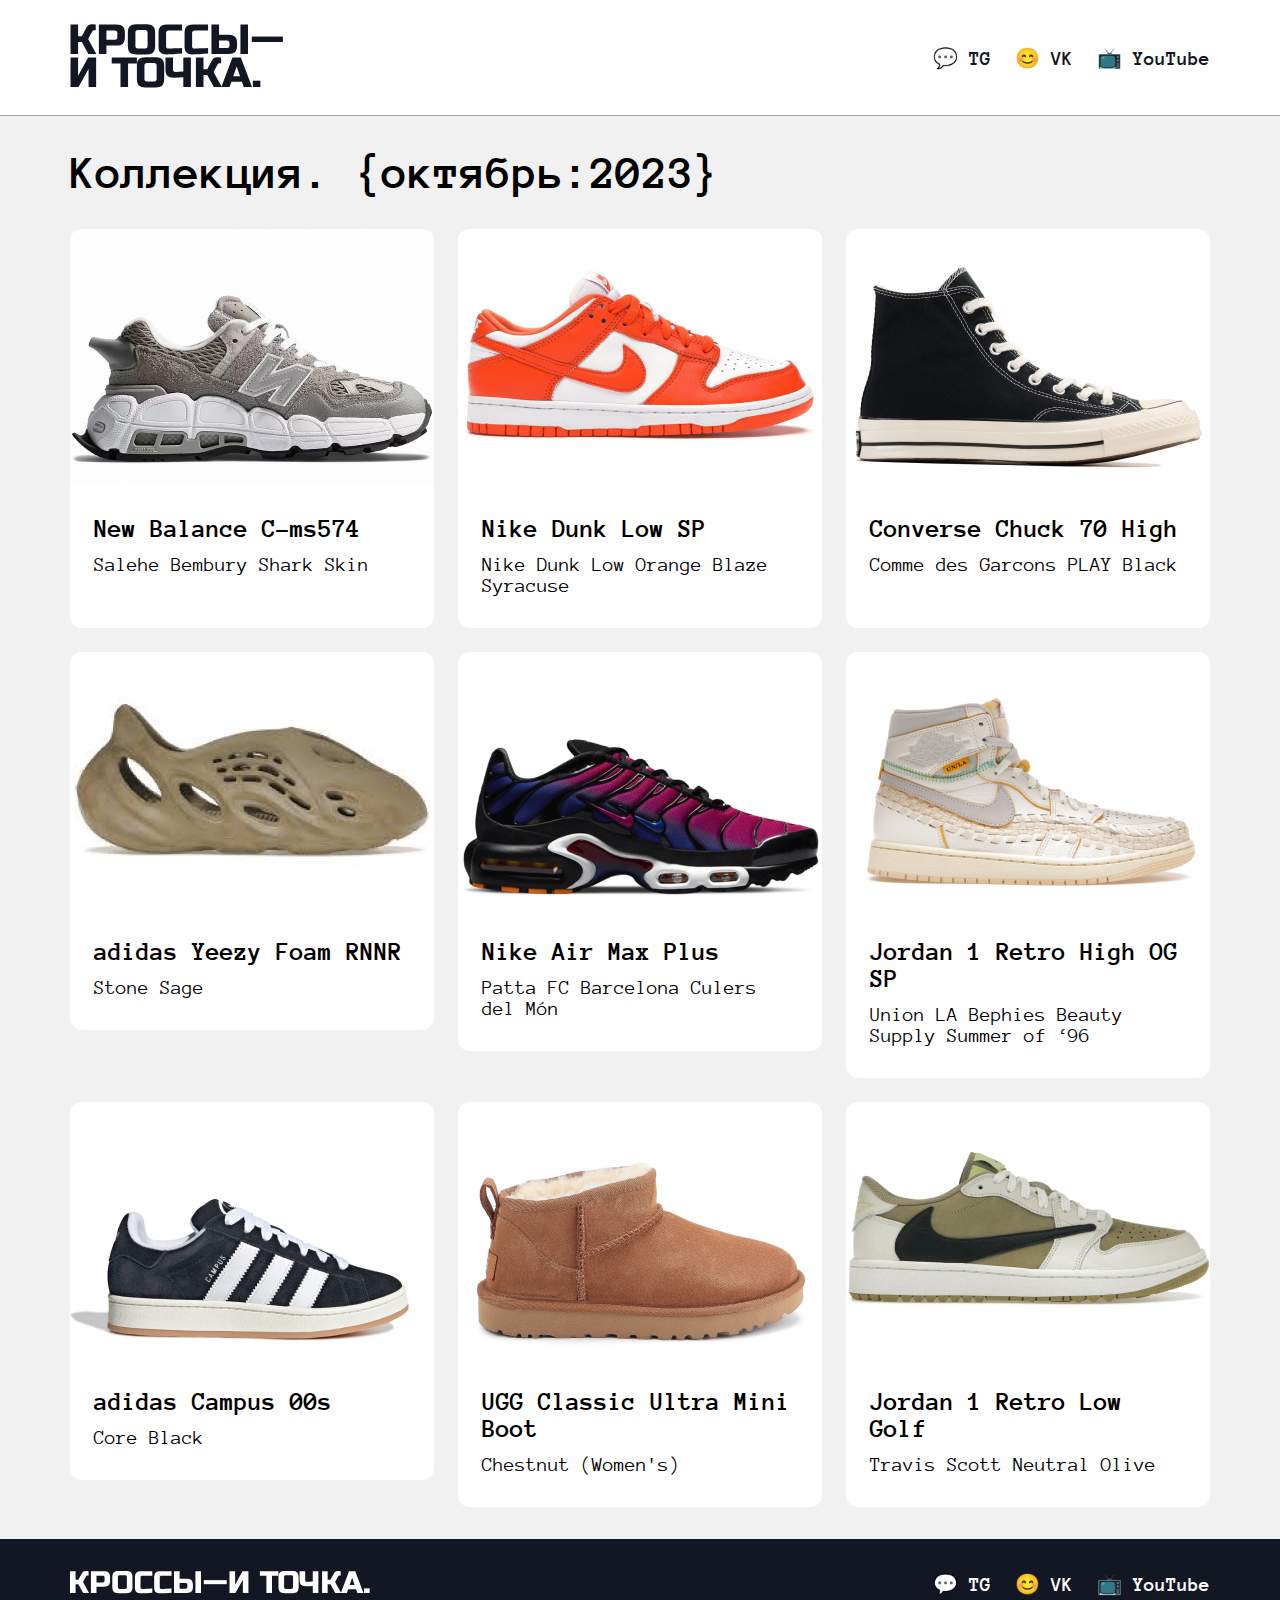
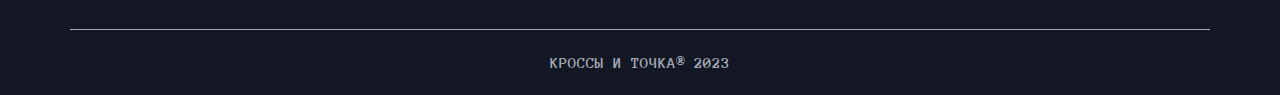
<file: index.html>
<!DOCTYPE html>
<html lang="ru">
<head>
    <meta charset="UTF-8">
    <meta name="viewport" content="width=device-width, initial-scale=1.0">
    <title>Кроссы и точка</title>
    <link href="./style.css" rel="stylesheet" />
</head>
<body>
    <main>
        <header class="header">
            <div class="header-container">
                <a href="#" class="logo-link">
                    <img alt="Кроссы и точка" src="./images/logo.svg" />
                </a>
                <nav>
                    <ul class="nav-list">
                        <li class="nav-item">
                            <a href="https://telegram.org/?1" target="_blank" class="nav-link">💬 TG</a>
                        </li>
                        <li class="nav-item">
                            <a href="https://vk.com" target="_blank" class="nav-link">😊 VK</a>
                        </li>
                        <li class="nav-item">
                            <a href="https://www.youtube.com/" target="_blank" class="nav-link">📺 YouTube</a>
                        </li>
                    </ul>
                </nav>
            </div>
        </header>
        <div class="content">
            <h1>Коллекция. {октябрь:2023}</h1>
            <div class="sneakers">
            <a href="1.html">
                <div class="sneaker">
                    <img alt="New Balance C-ms574" src="./images/1.png" class="sneaker-image" />
                    <div class="sneaker-info">
                        <h3>New Balance C-ms574</h3>
                        <p>Salehe Bembury Shark Skin</p>
                    </div>
                </div>
            </a>
            <a href="2.html">
                <div class="sneaker">
                    <img alt="Nike Dunk Low SP" src="./images/2.png" class="sneaker-image" />
                    <div class="sneaker-info">
                        <h3>Nike Dunk Low SP</h3>
                        <p>Nike Dunk Low Orange Blaze Syracuse</p>
                    </div>
                </div>
            </a>
            <a href="3.html">
                <div class="sneaker">
                    <img alt="Converse Chuck 70 High" src="./images/3.png" class="sneaker-image" />
                    <div class="sneaker-info">
                        <h3>Converse Chuck 70 High</h3>
                        <p>Comme des Garcons PLAY Black</p>
                    </div>
                </div>
            </a>
                <div class="sneaker">
                    <img alt="adidas Yeezy Foam RNNR" src="./images/4.png" class="sneaker-image" />
                    <div class="sneaker-info">
                        <h3>adidas Yeezy Foam RNNR</h3>
                        <p>Stone Sage</p>
                    </div>
                </div>
                <div class="sneaker">
                    <img alt="Nike Air Max Plus" src="./images/5.png" class="sneaker-image" />
                    <div class="sneaker-info">
                        <h3>Nike Air Max Plus</h3>
                        <p>Patta FC Barcelona Culers del Món</p>
                    </div>
                </div>
                <div class="sneaker">
                    <img alt="Jordan 1 Retro High OG SP" src="./images/6.png" class="sneaker-image" />
                    <div class="sneaker-info">
                        <h3>Jordan 1 Retro High OG SP</h3>
                        <p>Union LA Bephies Beauty Supply Summer of ‘96</p>
                    </div>
                </div>
                <div class="sneaker">
                    <img alt="adidas Campus 00s" src="./images/7.png" class="sneaker-image" />
                    <div class="sneaker-info">
                        <h3>adidas Campus 00s</h3>
                        <p>Core Black</p>
                    </div>
                </div>
                <div class="sneaker">
                    <img alt="UGG Classic Ultra Mini Boot" src="./images/8.png" class="sneaker-image" />
                    <div class="sneaker-info">
                        <h3>UGG Classic Ultra Mini Boot</h3>
                        <p>Chestnut (Women's)</p>
                    </div>
                </div>
                <div class="sneaker">
                    <img alt="Jordan 1 Retro Low Golf" src="./images/9.png" class="sneaker-image" />
                    <div class="sneaker-info">
                        <h3>Jordan 1 Retro Low Golf</h3>
                        <p>Travis Scott Neutral Olive</p>
                    </div>
                </div>
            </div>
        </div>
        <footer class="footer">
            <div class="footer-content">
                <a class="footer__logo-link" href="#">
                    <img alt="Кроссы и точка" src="./images/logo_footer.svg" class="footer__logo-image" />
                </a>
                <nav>
                    <ul class="nav-list">
                        <li class="nav-item">
                            <a href="https://telegram.org/?1" target="_blank" class="nav-link">💬 TG</a>
                        </li>
                        <li class="nav-item">
                            <a href="https://vk.com" target="_blank" class="nav-link">😊 VK</a>
                        </li>
                        <li class="nav-item">
                            <a href="https://www.youtube.com/" target="_blank" class="nav-link">📺 YouTube</a>
                        </li>
                    </ul>
                </nav>
            </div>
            <div class="copyright">
                <p class="copyright-text">КРОССЫ И ТОЧКА® 2023</p>
            </div>
        </footer>
    </main> 
</body>
</html>
</file>
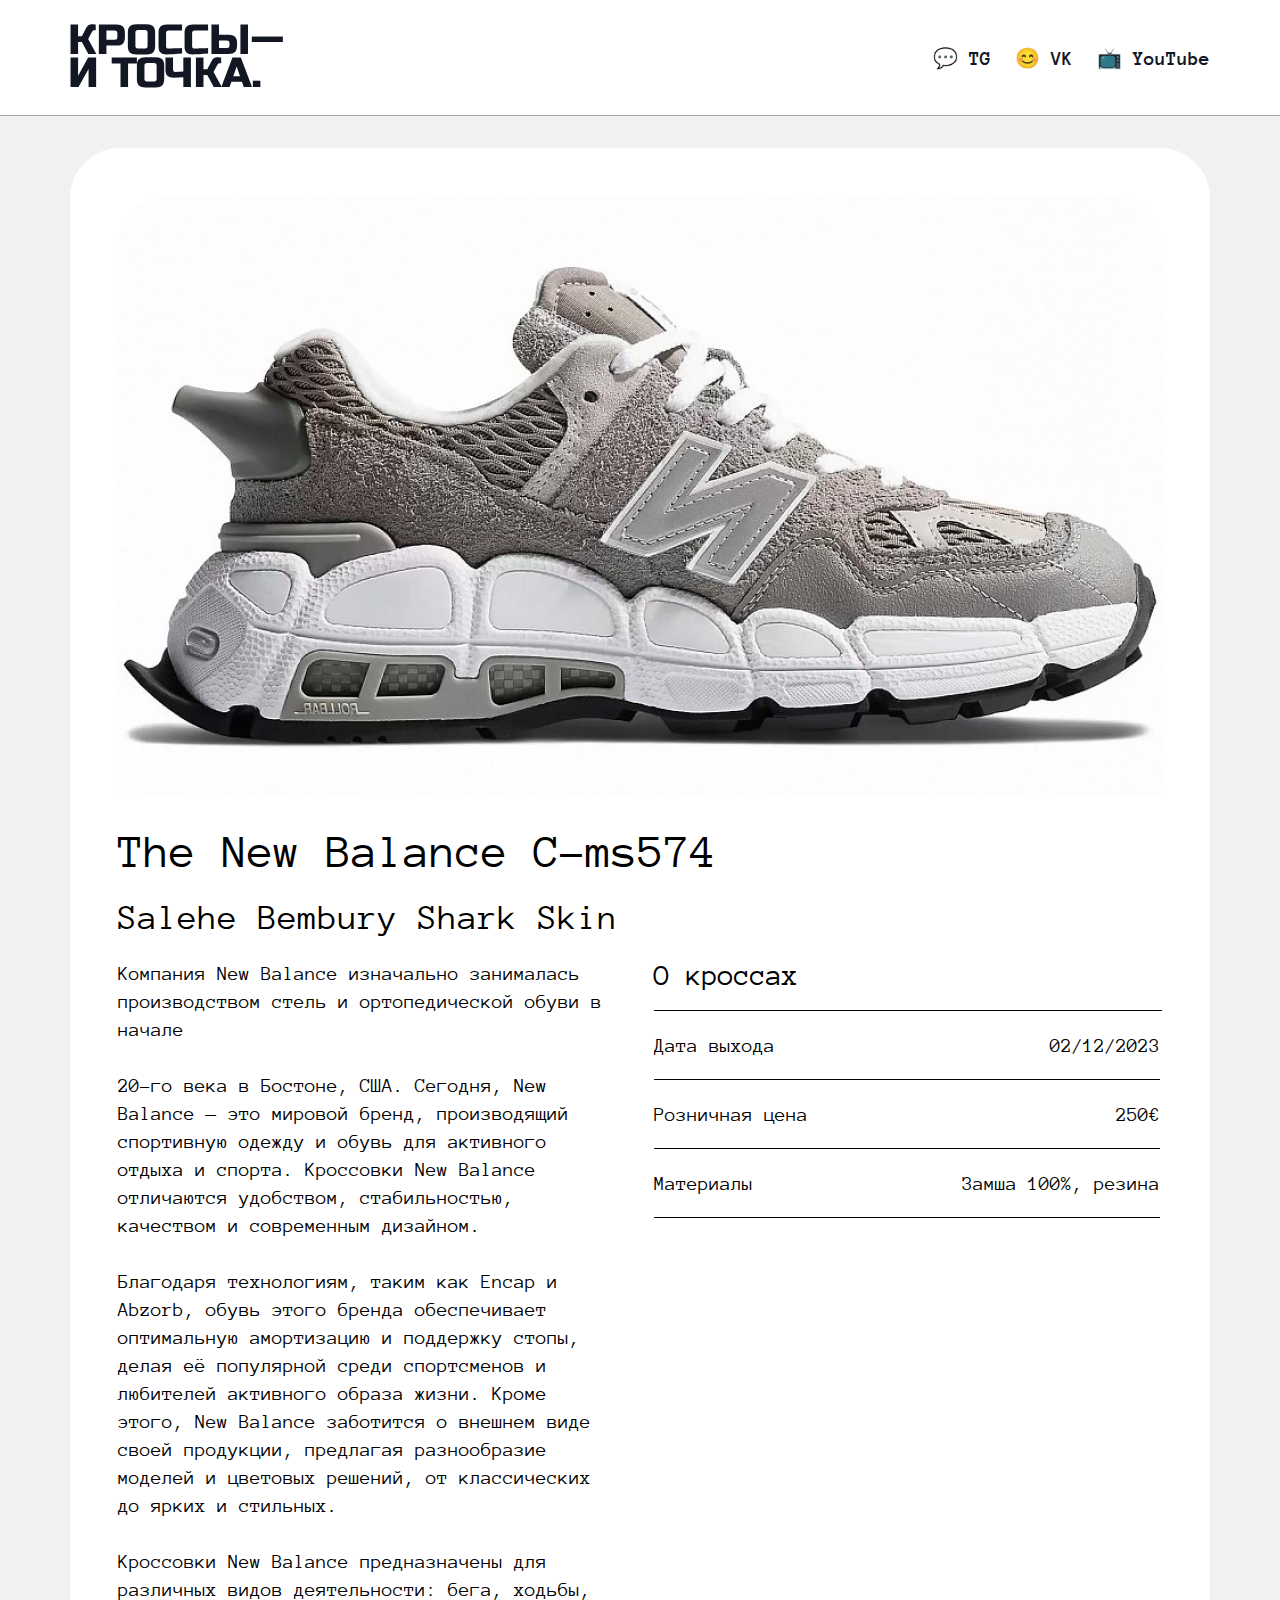
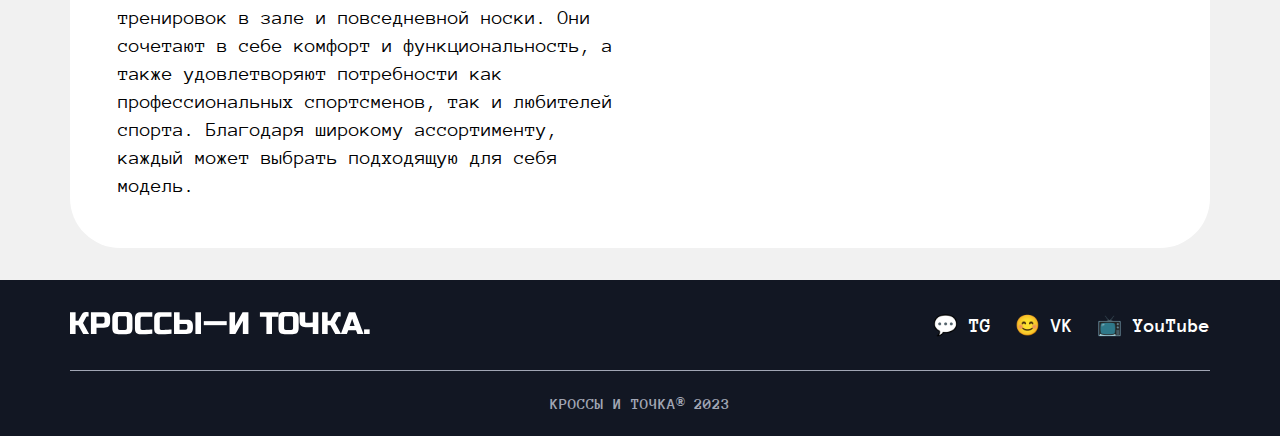
<file: 1.html>
<!DOCTYPE html>
<html lang="ru">
<head>
    <meta charset="UTF-8">
    <meta name="viewport" content="width=device-width, initial-scale=1.0">
    <title>Кроссы и точка</title>
    <link href="./style.css" rel="stylesheet" />
</head>
<body>
    <main>
        <header class="header">
            <div class="header-container">
                <a href="index.html" class="logo-link">
                    <img alt="Кроссы и точка" src="./images/logo.svg" />
                </a>
                <nav>
                    <ul class="nav-list">
                        <li class="nav-item">
                            <a href="https://telegram.org/?1" target="_blank" class="nav-link">💬 TG</a>
                        </li>
                        <li class="nav-item">
                            <a href="https://vk.com" target="_blank" class="nav-link">😊 VK</a>
                        </li>
                        <li class="nav-item">
                            <a href="https://www.youtube.com/" target="_blank" class="nav-link">📺 YouTube</a>
                        </li>
                    </ul>
                </nav>
            </div>
        </header>
        <div class="content">
           <div class="container">
                <img alt="New Balance C-ms574" src="./images/1big.png" class="sneaker-image-big" />
                    <div class="big-sneaker-info">
                        <h2>The New Balance C-ms574</h2>
                        <h3>Salehe Bembury Shark Skin</h3>
                            <div class="big-sneaker-info-desc">
                                <div class="big-sneaker-info-desc-left">
                                   <div class="big-sneaker-info-left"><p>Компания New Balance изначально занималась производством стель и ортопедической обуви в начале</p></div>
                                   <div class="big-sneaker-info-left"><p>20-го века в Бостоне, США. Сегодня, New Balance — это мировой бренд, производящий спортивную одежду и обувь для активного отдыха и спорта. Кроссовки New Balance отличаются удобством, стабильностью, качеством и современным дизайном.</p></div>
                                   <div class="big-sneaker-info-left"><p>Благодаря технологиям, таким как Encap и Abzorb, обувь этого бренда обеспечивает оптимальную амортизацию и поддержку стопы, делая её популярной среди спортсменов и любителей активного образа жизни. Кроме этого, New Balance заботится о внешнем виде своей продукции, предлагая разнообразие моделей и цветовых решений, от классических до ярких и стильных.</p></div>
                                   <div class="big-sneaker-info-left"><p>Кроссовки New Balance предназначены для различных видов деятельности: бега, ходьбы, тренировок в зале и повседневной носки. Они сочетают в себе комфорт и функциональность, а также удовлетворяют потребности как профессиональных спортсменов, так и любителей спорта. Благодаря широкому ассортименту, каждый может выбрать подходящую для себя модель.</p></div>
                                
                                </div>
                                <div class="big-sneaker-info-desc-right">
                                    <div class="big-sneaker-info-right-about">
                                        <p>О кроссах</p>
                                    </div>
                                    <div class="big-sneaker-info-right">
                                        <div class="big-sneaker-info-right-key">
                                            <p>Дата выхода</p>
                                        </div>
                                        <div class="big-sneaker-info-right-value">
                                            <p>02/12/2023</p>
                                        </div>
                                    </div>
                                    <div class="big-sneaker-info-right">
                                        <div class="big-sneaker-info-right-key">
                                            <p>Розничная цена</p>
                                        </div>
                                        <div class="big-sneaker-info-right-value">
                                            <p>250€</p>
                                        </div>
                                    </div>
                                    <div class="big-sneaker-info-right">
                                        <div class="big-sneaker-info-right-key">
                                            <p>Материалы</p>
                                        </div>
                                        <div class="big-sneaker-info-right-value">
                                            <p>Замша 100%, резина</p>
                                        </div>
                                    </div>
                                </div>
                            </div>
                    </div>
           </div>
        </div>
        <footer class="footer">
            <div class="footer-content">
                <a class="footer__logo-link" href="index.html">
                    <img alt="Кроссы и точка" src="./images/logo_footer.svg" class="footer__logo-image" />
                </a>
                <nav>
                    <ul class="nav-list">
                        <li class="nav-item">
                            <a href="https://telegram.org/?1" target="_blank" class="nav-link">💬 TG</a>
                        </li>
                        <li class="nav-item">
                            <a href="https://vk.com" target="_blank" class="nav-link">😊 VK</a>
                        </li>
                        <li class="nav-item">
                            <a href="https://www.youtube.com/" target="_blank" class="nav-link">📺 YouTube</a>
                        </li>
                    </ul>
                </nav>
            </div>
            <div class="copyright">
                <p class="copyright-text">КРОССЫ И ТОЧКА® 2023</p>
            </div>
        </footer>
    </main> 
</body>
</html>
</file>
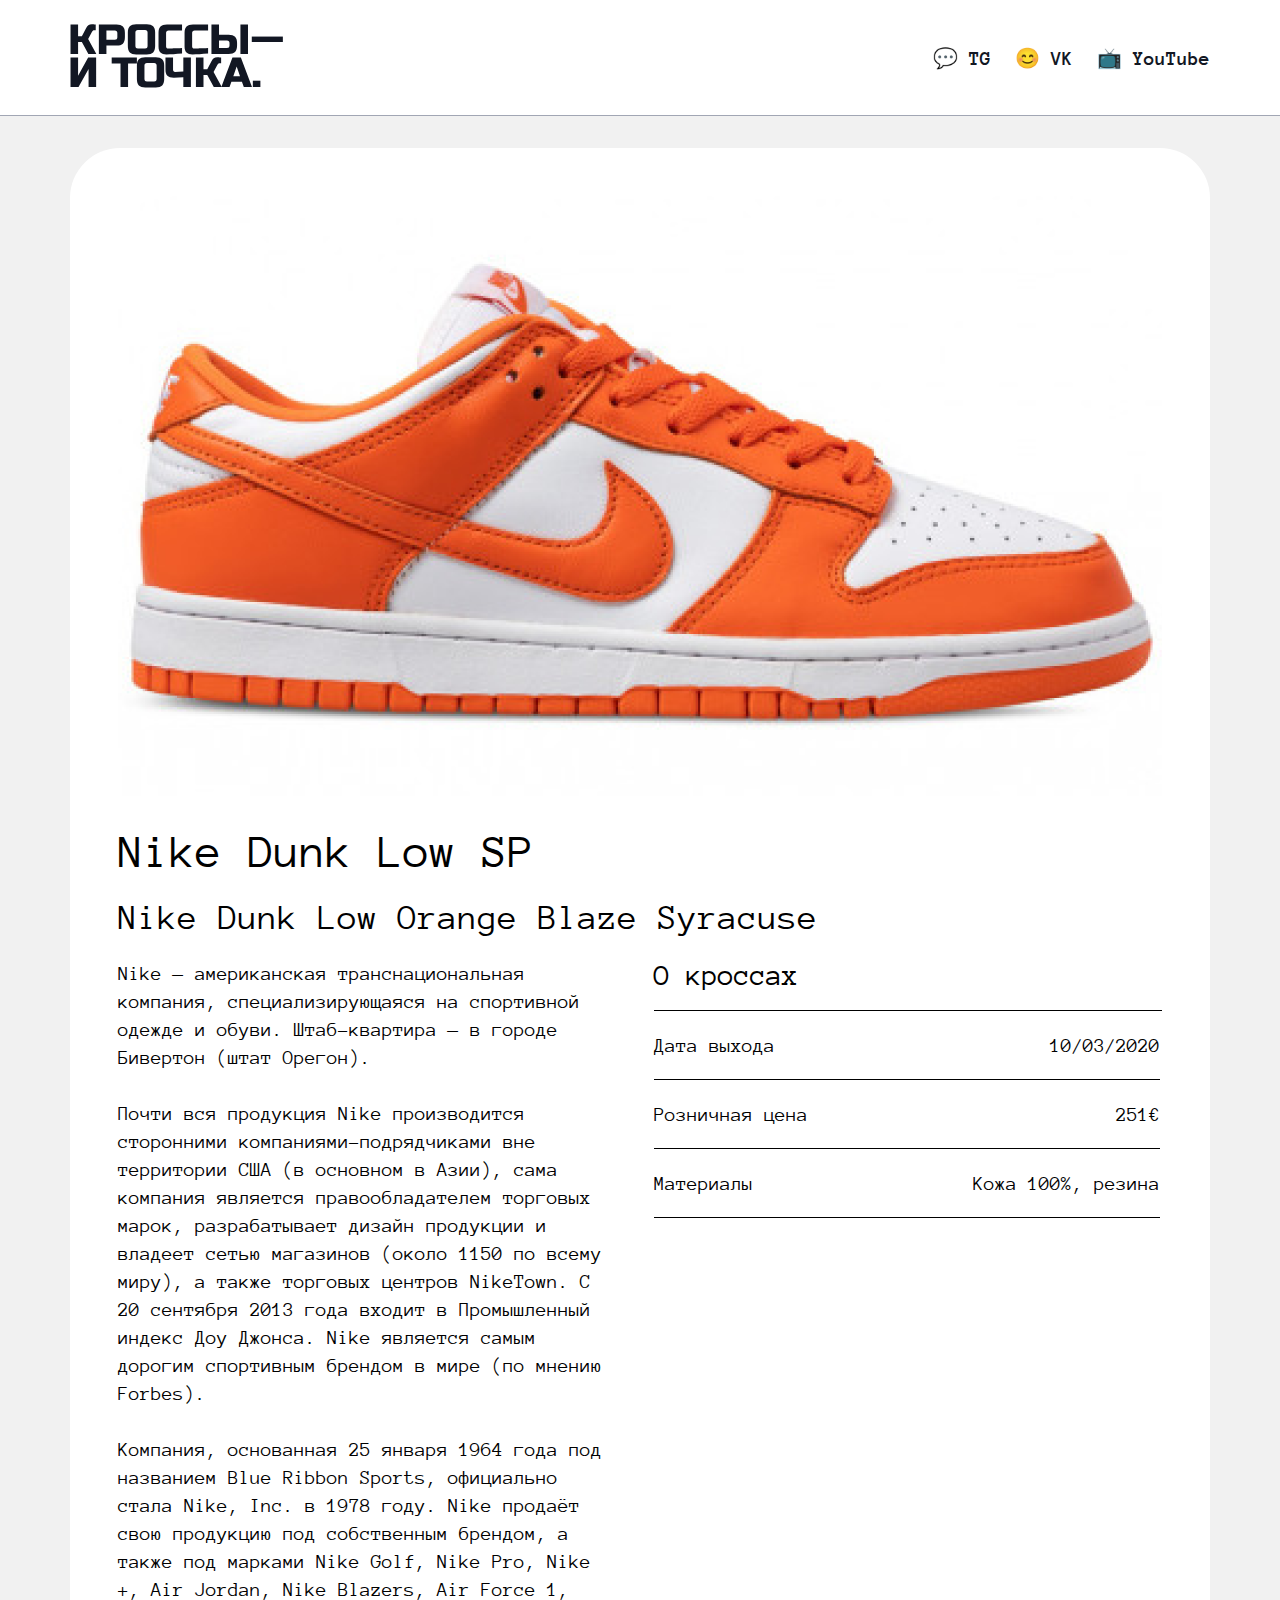
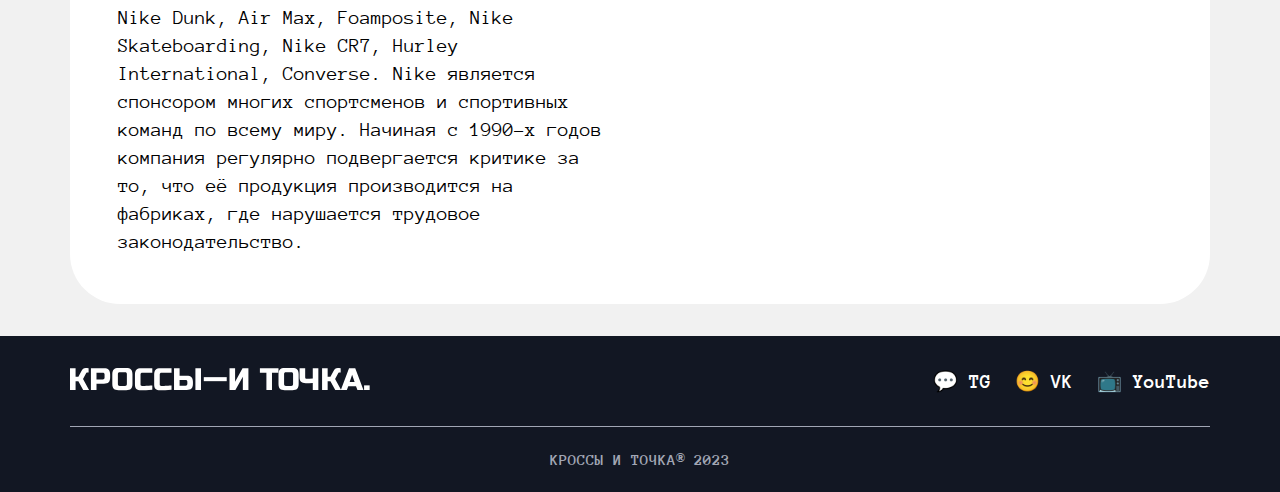
<file: 2.html>
<!DOCTYPE html>
<html lang="ru">
<head>
    <meta charset="UTF-8">
    <meta name="viewport" content="width=device-width, initial-scale=1.0">
    <title>Кроссы и точка</title>
    <link href="./style.css" rel="stylesheet" />
</head>
<body>
    <main>
        <header class="header">
            <div class="header-container">
                <a href="index.html" class="logo-link">
                    <img alt="Кроссы и точка" src="./images/logo.svg" />
                </a>
                <nav>
                    <ul class="nav-list">
                        <li class="nav-item">
                            <a href="https://telegram.org/?1" target="_blank" class="nav-link">💬 TG</a>
                        </li>
                        <li class="nav-item">
                            <a href="https://vk.com" target="_blank" class="nav-link">😊 VK</a>
                        </li>
                        <li class="nav-item">
                            <a href="https://www.youtube.com/" target="_blank" class="nav-link">📺 YouTube</a>
                        </li>
                    </ul>
                </nav>
            </div>
        </header>
        <div class="content">
           <div class="container main__content">
                <img alt="New Balance C-ms574" src="./images/2big.png" class="sneaker-image-big" />
                    <div class="big-sneaker-info">
                        <h2>Nike Dunk Low SP</h2>
                        <h3>Nike Dunk Low Orange Blaze Syracuse</h3>
                            <div class="big-sneaker-info-desc">
                                <div class="big-sneaker-info-desc-left">
                                   <div class="big-sneaker-info-left"><p>Nike — американская транснациональная компания, специализирующаяся на спортивной одежде и обуви. Штаб-квартира — в городе Бивертон (штат Орегон).</p></div>
                                   <div class="big-sneaker-info-left"><p>Почти вся продукция Nike производится сторонними компаниями-подрядчиками вне территории США (в основном в Азии), сама компания является правообладателем торговых марок, разрабатывает дизайн продукции и владеет сетью магазинов (около 1150 по всему миру), а также торговых центров NikeTown. С 20 сентября 2013 года входит в Промышленный индекс Доу Джонса. Nike является самым дорогим спортивным брендом в мире (по мнению Forbes).</p></div>
                                   <div class="big-sneaker-info-left"><p>Компания, основанная 25 января 1964 года под названием Blue Ribbon Sports, официально стала Nike, Inc. в 1978 году. Nike продаёт свою продукцию под собственным брендом, а также под марками Nike Golf, Nike Pro, Nike +, Air Jordan, Nike Blazers, Air Force 1, Nike Dunk, Air Max, Foamposite, Nike Skateboarding, Nike CR7, Hurley International, Converse. Nike является спонсором многих спортсменов и спортивных команд по всему миру. Начиная с 1990-х годов компания регулярно подвергается критике за то, что её продукция производится на фабриках, где нарушается трудовое законодательство.</p></div>
                                </div>
                                <div class="big-sneaker-info-desc-right">
                                    <div class="big-sneaker-info-right-about">
                                        <p>О кроссах</p>
                                    </div>
                                    <div class="big-sneaker-info-right">
                                        <div class="big-sneaker-info-right-key">
                                            <p>Дата выхода</p>
                                        </div>
                                        <div class="big-sneaker-info-right-value">
                                            <p>10/03/2020</p>
                                        </div>
                                    </div>
                                    <div class="big-sneaker-info-right">
                                        <div class="big-sneaker-info-right-key">
                                            <p>Розничная цена</p>
                                        </div>
                                        <div class="big-sneaker-info-right-value">
                                            <p>251€</p>
                                        </div>
                                    </div>
                                    <div class="big-sneaker-info-right">
                                        <div class="big-sneaker-info-right-key">
                                            <p>Материалы</p>
                                        </div>
                                        <div class="big-sneaker-info-right-value">
                                            <p>Кожа 100%, резина</p>
                                        </div>
                                    </div>
                                </div>
                            </div>
                    </div>
           </div>
        </div>
        <footer class="footer">
            <div class="footer-content">
                <a class="footer__logo-link" href="index.html">
                    <img alt="Кроссы и точка" src="./images/logo_footer.svg" class="footer__logo-image" />
                </a>
                <nav>
                    <ul class="nav-list">
                        <li class="nav-item">
                            <a href="https://telegram.org/?1" target="_blank" class="nav-link">💬 TG</a>
                        </li>
                        <li class="nav-item">
                            <a href="https://vk.com" target="_blank" class="nav-link">😊 VK</a>
                        </li>
                        <li class="nav-item">
                            <a href="https://www.youtube.com/" target="_blank" class="nav-link">📺 YouTube</a>
                        </li>
                    </ul>
                </nav>
            </div>
            <div class="copyright">
                <p class="copyright-text">КРОССЫ И ТОЧКА® 2023</p>
            </div>
        </footer>
    </main> 
</body>
</html>
</file>
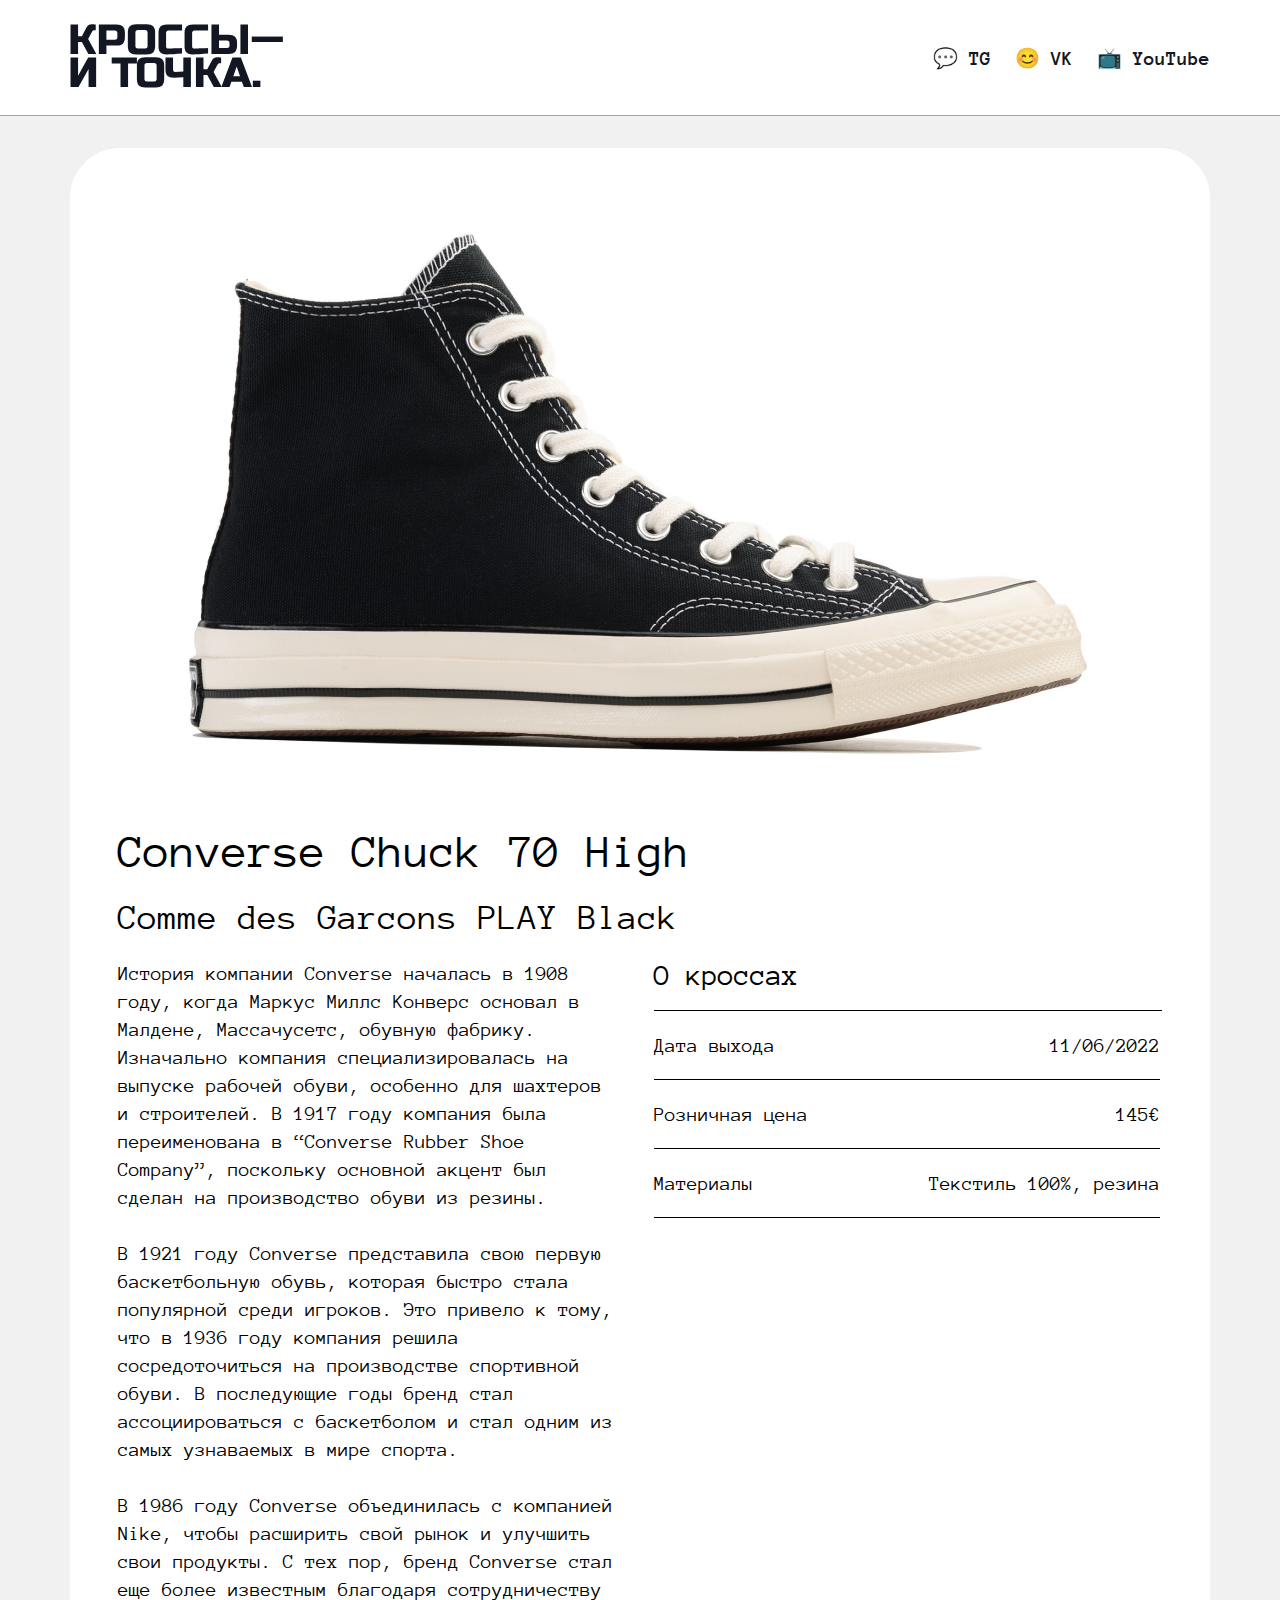
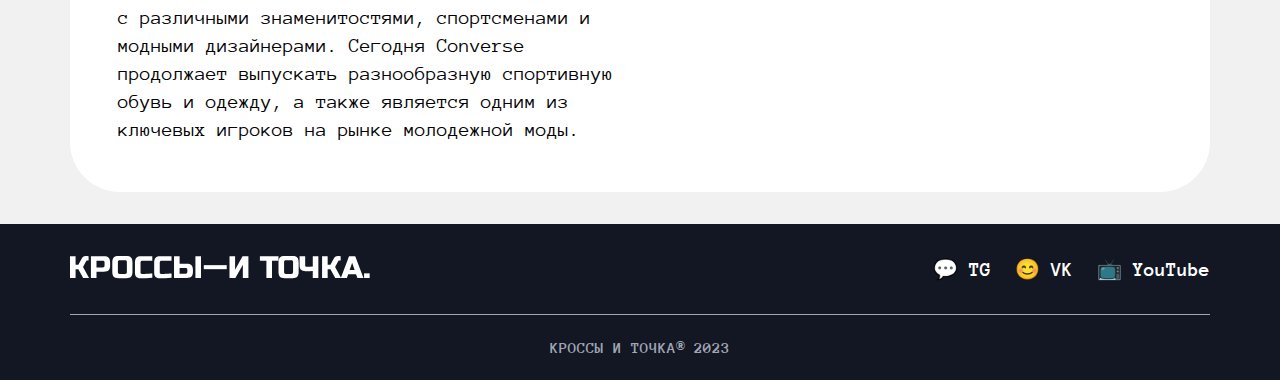
<file: 3.html>
<!DOCTYPE html>
<html lang="ru">
<head>
    <meta charset="UTF-8">
    <meta name="viewport" content="width=device-width, initial-scale=1.0">
    <title>Кроссы и точка</title>
    <link href="./style.css" rel="stylesheet" />
</head>
<body>
    <main>
        <header class="header">
            <div class="header-container">
                <a href="index.html" class="logo-link">
                    <img alt="Кроссы и точка" src="./images/logo.svg" />
                </a>
                <nav>
                    <ul class="nav-list">
                        <li class="nav-item">
                            <a href="https://telegram.org/?1" target="_blank" class="nav-link">💬 TG</a>
                        </li>
                        <li class="nav-item">
                            <a href="https://vk.com" target="_blank" class="nav-link">😊 VK</a>
                        </li>
                        <li class="nav-item">
                            <a href="https://www.youtube.com/" target="_blank" class="nav-link">📺 YouTube</a>
                        </li>
                    </ul>
                </nav>
            </div>
        </header>
        <div class="content">
           <div class="container main__content">
                <img alt="New Balance C-ms574" src="./images/3big.png" class="sneaker-image-big" />
                    <div class="big-sneaker-info">
                        <h2>Converse Chuck 70 High</h2>
                        <h3>Comme des Garcons PLAY Black</h3>
                            <div class="big-sneaker-info-desc">
                                <div class="big-sneaker-info-desc-left">
                                   <div class="big-sneaker-info-left"><p>История компании Converse началась в 1908 году, когда Маркус Миллс Конверс основал в Малдене, Массачусетс, обувную фабрику. Изначально компания специализировалась на выпуске рабочей обуви, особенно для шахтеров и строителей. В 1917 году компания была переименована в “Converse Rubber Shoe Company”, поскольку основной акцент был сделан на производство обуви из резины.</p></div>
                                   <div class="big-sneaker-info-left"><p>В 1921 году Converse представила свою первую баскетбольную обувь, которая быстро стала популярной среди игроков. Это привело к тому, что в 1936 году компания решила сосредоточиться на производстве спортивной обуви. В последующие годы бренд стал ассоциироваться с баскетболом и стал одним из самых узнаваемых в мире спорта.</p></div>
                                   <div class="big-sneaker-info-left"><p>В 1986 году Converse объединилась с компанией Nike, чтобы расширить свой рынок и улучшить свои продукты. С тех пор, бренд Converse стал еще более известным благодаря сотрудничеству с различными знаменитостями, спортсменами и модными дизайнерами. Сегодня Converse продолжает выпускать разнообразную спортивную обувь и одежду, а также является одним из ключевых игроков на рынке молодежной моды.</p></div>
                                </div>
                                <div class="big-sneaker-info-desc-right">
                                    <div class="big-sneaker-info-right-about">
                                        <p>О кроссах</p>
                                    </div>
                                    <div class="big-sneaker-info-right">
                                        <div class="big-sneaker-info-right-key">
                                            <p>Дата выхода</p>
                                        </div>
                                        <div class="big-sneaker-info-right-value">
                                            <p>11/06/2022</p>
                                        </div>
                                    </div>
                                    <div class="big-sneaker-info-right">
                                        <div class="big-sneaker-info-right-key">
                                            <p>Розничная цена</p>
                                        </div>
                                        <div class="big-sneaker-info-right-value">
                                            <p>145€</p>
                                        </div>
                                    </div>
                                    <div class="big-sneaker-info-right">
                                        <div class="big-sneaker-info-right-key">
                                            <p>Материалы</p>
                                        </div>
                                        <div class="big-sneaker-info-right-value">
                                            <p>Текстиль 100%, резина</p>
                                        </div>
                                    </div>
                                </div>
                            </div>
                    </div>
           </div>
        </div>
        <footer class="footer">
            <div class="footer-content">
                <a class="footer__logo-link" href="index.html">
                    <img alt="Кроссы и точка" src="./images/logo_footer.svg" class="footer__logo-image" />
                </a>
                <nav>
                    <ul class="nav-list">
                        <li class="nav-item">
                            <a href="https://telegram.org/?1" target="_blank" class="nav-link">💬 TG</a>
                        </li>
                        <li class="nav-item">
                            <a href="https://vk.com" target="_blank" class="nav-link">😊 VK</a>
                        </li>
                        <li class="nav-item">
                            <a href="https://www.youtube.com/" target="_blank" class="nav-link">📺 YouTube</a>
                        </li>
                    </ul>
                </nav>
            </div>
            <div class="copyright">
                <p class="copyright-text">КРОССЫ И ТОЧКА® 2023</p>
            </div>
        </footer>
    </main> 
</body>
</html>
</file>
<file: style.css>
@font-face {
    font-family: "Anonymous Pro";
    src: url(fonts/AnonymousPro-Regular.ttf);
    font-weight: 400;
    font-style: normal;
    display: swap;
}

@font-face {
    font-family: "Anonymous Pro";
    src: url(fonts/AnonymousPro-Bold.ttf);
    font-weight: 700;
    font-style: normal;
    display: swap;
}

* {
    box-sizing: border-box;
}

body,h1,h2,h3,p,ul,li {
    margin: 0;
}
ul {
    list-style: none;
    padding: 0;
}
a {
    text-decoration: none;
}

body {
    font-family: "Anonymous Pro", sans-serif;
}

main {
    display: flex;
    flex-direction: column;
    align-items: center;
    background: #F1F1F1;
}

header {
    display: flex;
    flex-direction: row;
    align-items: center;
    justify-content: center;
    width: 100%;
    border-bottom: 1px solid #A1A6B4;
    background: white;
}

.header-container {
    display: flex;
    justify-content: space-between;
    width: 100%;
    max-width: 1140px;
    margin: 24px 0 24px;
}

.logo-link {
    max-width: 215px;
}

nav {
    display: flex;
}

.nav-list {
    display: flex;
    align-items: center;
    width: 100%;
    gap: 24px;
}

.nav-item {
    display: inline;
}

.nav-link {
    color: #121723;
    font-size: 20px;
    font-weight: 700;
}

.content {
    margin: 32px 0;
    max-width: 1140px;
    
}

h1 {
    font-size: 48px;
}

.sneakers {
    display: flex;
    flex-wrap: wrap;
    gap: 24px;
    margin: 32px 0 0;
}

.sneakers a {
    text-decoration: none;
    color: black;
}

.sneaker {
    display: flex;
    flex-direction: column;
    align-items: center;
    max-width: 364px;
    height: 100%;
    border-radius: 12px;
    background: white;
}

.sneaker:hover {
    transform: translateY(-10px);
    box-shadow: 0px 4px 4px rgba(0,0,0,0.25);
}

.sneaker-image {
    width: 100%;
    border-radius: 12px 12px 0px 0px;
}

.sneaker-info {
    display: flex;
    flex-direction: column;
    align-items: flex-start;
    gap: 12px;
    width: 100%;
    padding: 32px 24px;
}

h3 {
    font-size: 26px;
}

p {
    font-size: 20px;
}

footer {
    width: 100%;
    display: flex;
    flex-direction: column;
    align-items: center;
    background: #121723;
}

.footer-content {
    display: flex;
    justify-content: space-between;
    width: 100%;
    max-width: 1140px;
    margin: 32px 0;
}

.footer__logo-link {
    max-width: 300px;
    width: 100%;
}

footer .nav-link {
    color: white;
}

.copyright {
    display: flex;
    align-items: center;
    justify-content: center;
    width: 100%;
    max-width: 1140px;
    border-top: 1px solid #A1A6B4;
}

.copyright-text {
    color: #A1A6B4;
    font-size: 16px;
    font-weight: 700;
    margin: 24px 0;
}

.container {
    background-color: #FFFFFF;
    border-radius: 50px;
    width: 100%;
    display: flex;
    flex-direction: column;
    align-items: flex-start;
    padding: 48px;
    gap: 32px;
}

.sneaker-image-big {
    width: 100%;
}

.big-sneaker-info {
    display: flex;
    flex-direction: column;
    align-items: flex-start;
    gap: 24px;
}

.big-sneaker-info h2 {
    font-size: 48px;
    line-height: 48px;
    font-weight: 400;
}

.big-sneaker-info h3 {
    font-size: 36px;
    line-height: 36px;
    font-weight: 400;
}

.big-sneaker-info-desc {
    display: flex;
    justify-content: space-between;
    flex-direction: row;
    gap: 32px;
}

.big-sneaker-info-desc-left {
    display: flex;
    flex-direction: column;
    gap: 28px;
}

.big-sneaker-info-desc-right {
    display: flex;
    flex-direction: column;
    gap: 24px;
}

.big-sneaker-info-left p {
    font-size: 20px;
    font-weight: 400;
    line-height: 28px;
}

.big-sneaker-info-right-about {
    width: 508px;
    height: 51px;
    border-bottom: 1px solid black;
}

.big-sneaker-info-right-about p {
    font-size: 30px;
}

.big-sneaker-info-right {
    width: 506px;
    height: 45px;
    display: flex;
    justify-content: space-between;
    flex-direction: row; 
    border-bottom: 1px solid black;
}

.big-sneaker-info-right-key p {
    font-size: 20px;
}

.big-sneaker-info-right-value p {
    font-size: 20px
}
@media screen and (width <= 375px) {
    main {
        padding: 0 16px;
    }
    .header {
        position: relative;
        padding: 24px 0;
        width: 375px;
    }
    .header-container {
        align-items: center;
        flex-direction: column;
        max-width: 343px;
        gap: 24px;
    }

    .content {
        max-width: 343px;
    }

    h1 {
        font-size: 32px;
        line-height: 32px;
        font-weight: 700;
    }

    .container {
        border-radius: 12px;
        padding: 24px;
    }
    
    .big-sneaker-info h2 {
        font-size: 32px;
        line-height: 32px;
    }
    
    .big-sneaker-info h3 {
        font-size: 20px;
        line-height: 20px;
    }

    .big-sneaker-info-left p {
        font-size: 16px;
        line-height: 24px;
    }

    .big-sneaker-info-desc {
        align-items: center;
        flex-direction: column;
        gap: 24px;
        max-width: 295px;
    }

    .big-sneaker-info-desc-right {
        max-width: 295px;
        width: 100%;
        align-items: center;
    }

    .big-sneaker-info-right {
        max-width: 295px;
    }

    .big-sneaker-info-right-about {
        flex-direction: column;
        max-width: 295px;
    }

    .big-sneaker-info-right-about p {
        font-size: 24px;
    }

    .big-sneaker-info-right-key p {
        font-size: 16px;
    }
    
    .big-sneaker-info-right-value p {
        font-size: 16px
    }

    .footer-content {
        flex-direction: column;
        align-items: center;
        width: 375px;
        gap: 24px;
    }
    footer {
        width: 375px;
    }
}
</file>
